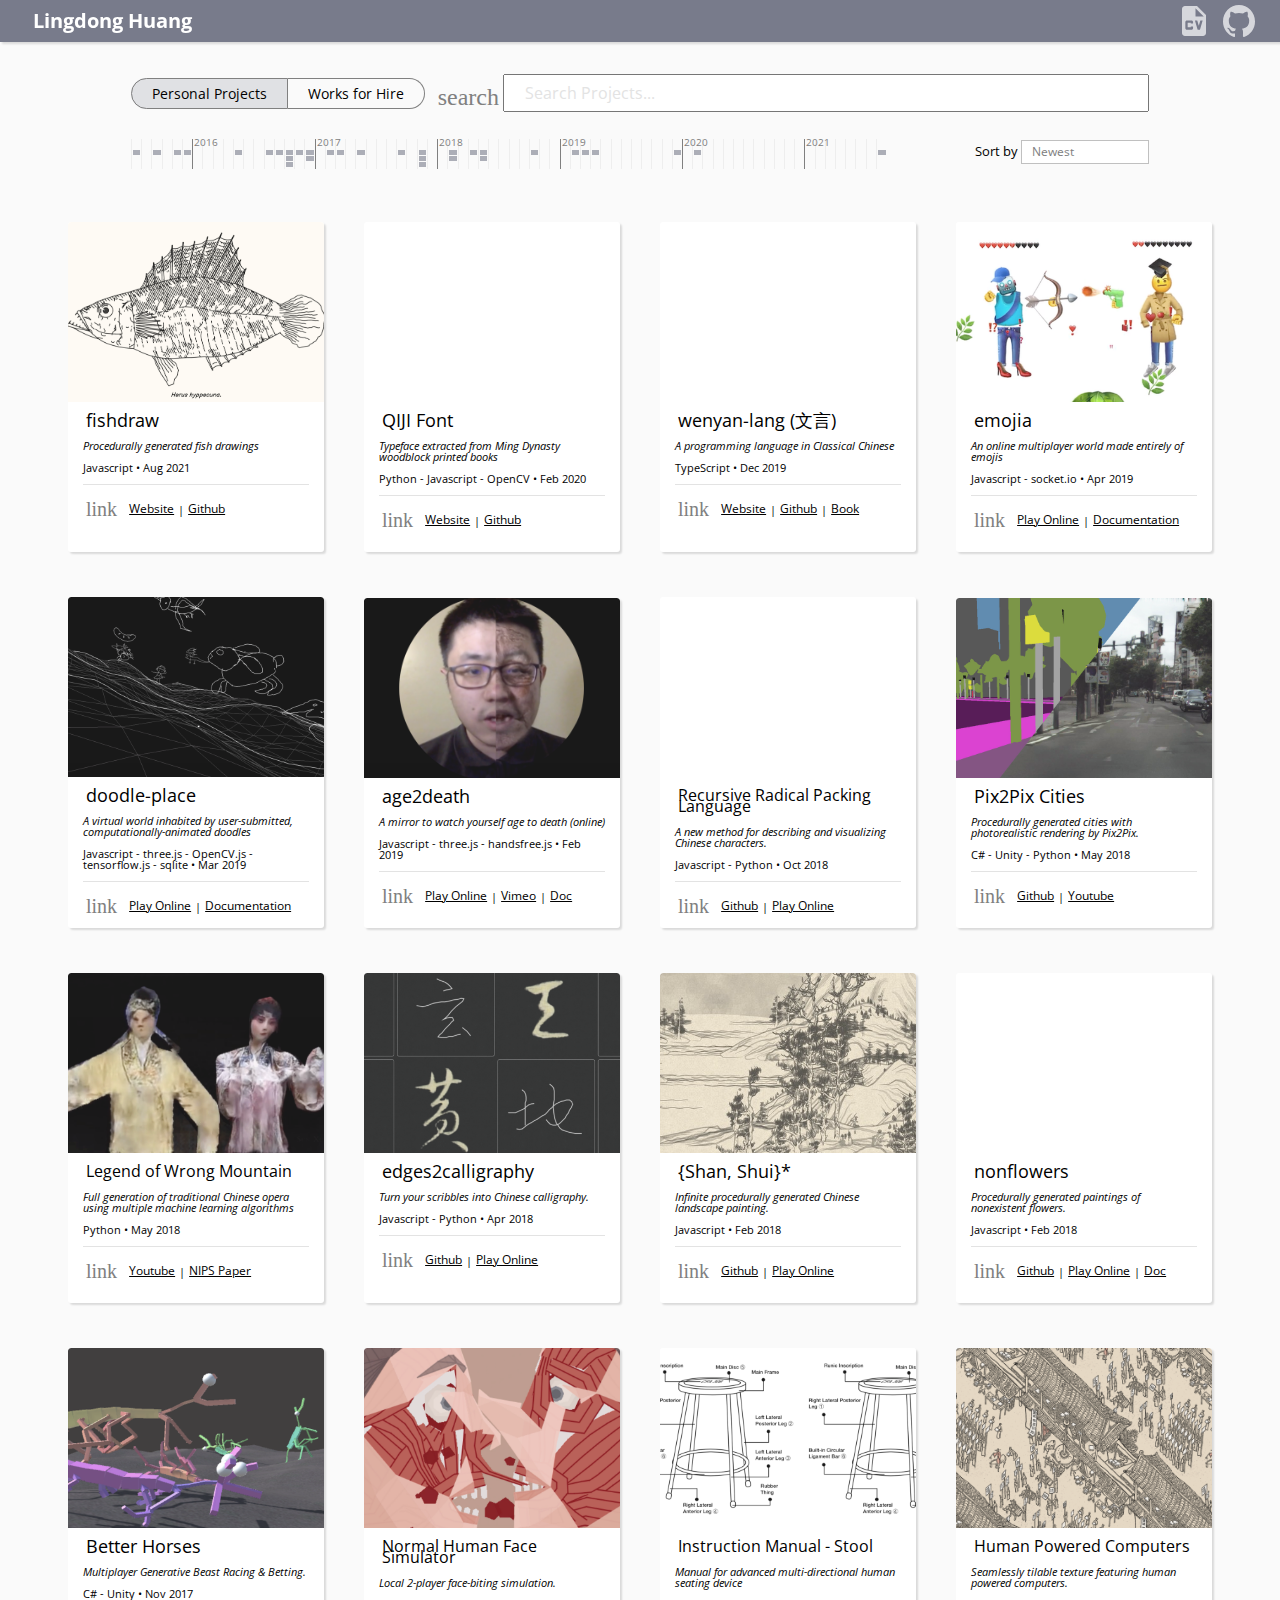
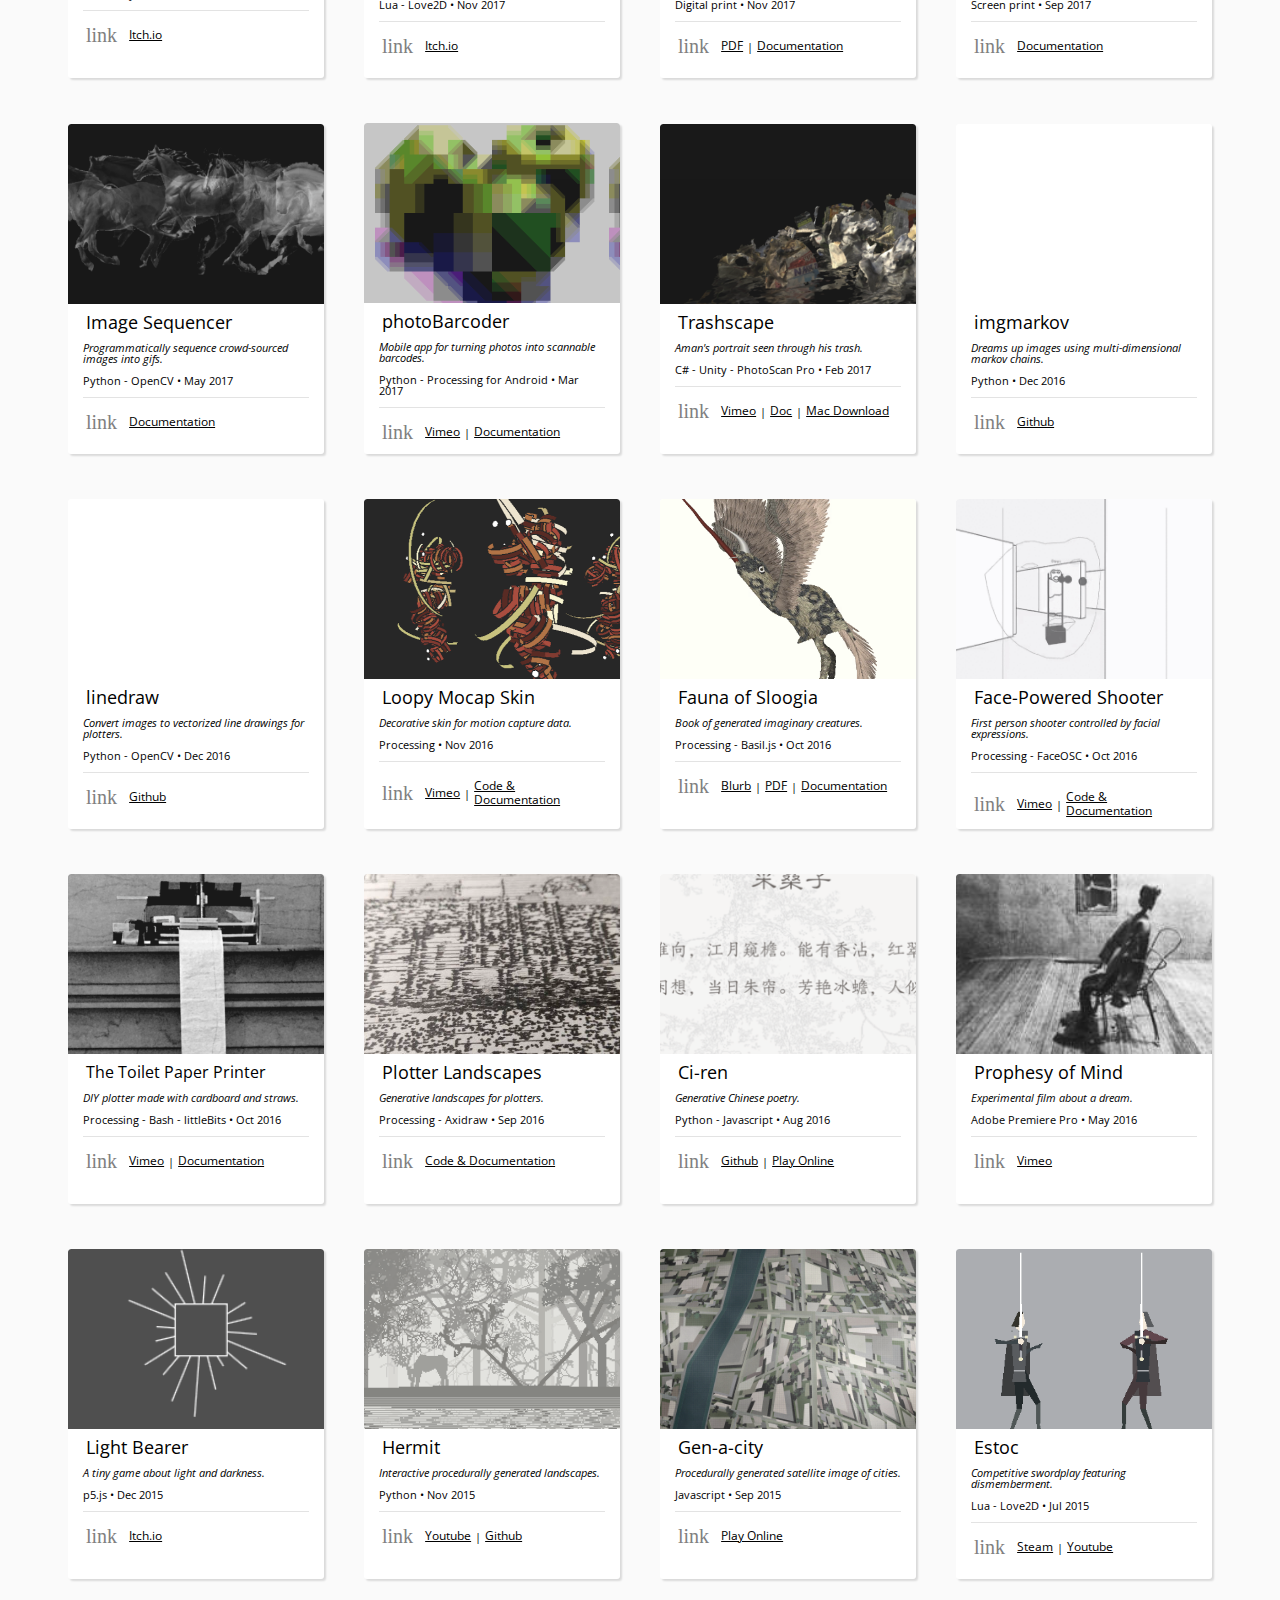
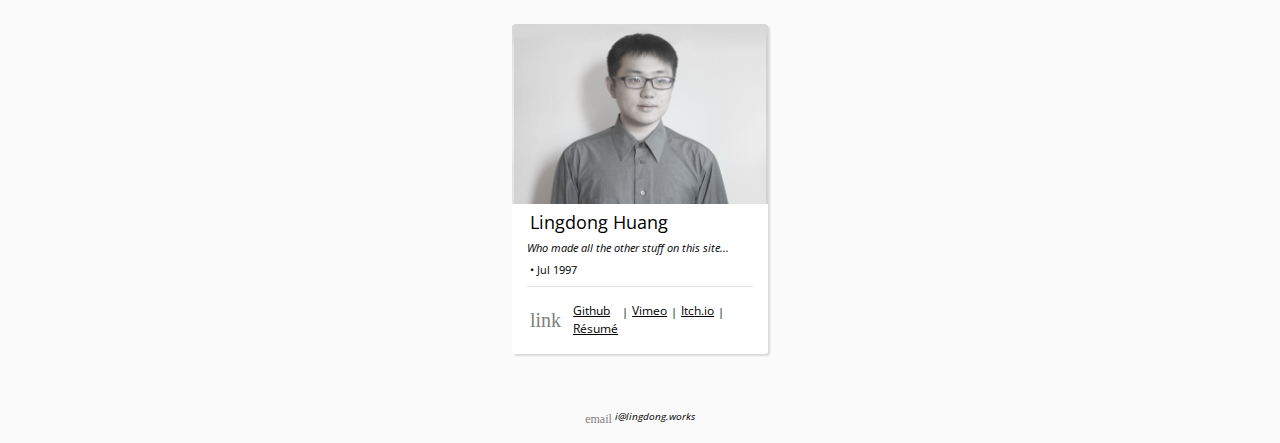
<file: index.html>
<!DOCTYPE html>
<html>
  <head>
    <meta charset="UTF-8">
    <meta name="viewport" content="width=device-width, initial-scale=1.0, maximum-scale=1, user-scalable=0">
    <title>Lingdong Huang</title>
    <script src="/main.js"></script>
    <script src="/hired_work/main.js"></script>
    <script>window.addEventListener("load",init)</script>
    <link rel="stylesheet" type="text/css" href="style.css">
    <link rel="stylesheet" type="text/css" href="hired_work/style.css">
    <link rel="icon" href="https://cdn.glitch.com/6df32ef1-b99f-4c8b-a119-58c1ef7b41bf%2Ffavicon.ico?1545295607333">
    <link href="https://fonts.googleapis.com/css?family=Open+Sans:300,300i,400,600" rel="stylesheet">
    <meta name="Description" content="Projects by Lingdong Huang and collaborators.">
    
    
    <!-- Global site tag (gtag.js) - Google Analytics -->
    <script async src="https://www.googletagmanager.com/gtag/js?id=UA-133677471-1"></script>
    <script>
      window.dataLayer = window.dataLayer || [];
      function gtag(){dataLayer.push(arguments);}
      gtag('js', new Date());

      gtag('config', 'UA-133677471-1');
    </script>
    <!-- end google analytics stuff -->
  
  </head>
  
  <body>
    <div id="nav">
      <table style="width:100%; font-size: 20px; height:40px">
        <tr>
          <td>
            <b><div id="title">Lingdong Huang</div></b>
          </td>

          <div id="ghub" style="opacity:70%;position:absolute;right:55px;top:4.5px;cursor:pointer;z-index:1000">
            <svg fill="white" version="1.1" xmlns="http://www.w3.org/2000/svg" xmlns:xlink="http://www.w3.org/1999/xlink" x="0" y="0" width="32" height="32" viewbox="0, 0, 32, 32">
                <path d="M15.999,-0 C7.163,-0 0,7.345 0,16.405 C0,23.653 4.584,29.802 10.942,31.972 C11.743,32.122 12.034,31.615 12.034,31.18 C12.034,30.792 12.021,29.759 12.013,28.391 C7.562,29.382 6.623,26.191 6.623,26.191 C5.895,24.296 4.846,23.791 4.846,23.791 C3.394,22.774 4.956,22.794 4.956,22.794 C6.562,22.91 7.407,24.485 7.407,24.485 C8.834,26.992 11.152,26.268 12.064,25.848 C12.209,24.788 12.622,24.065 13.079,23.655 C9.527,23.242 5.791,21.834 5.791,15.547 C5.791,13.757 6.415,12.292 7.438,11.145 C7.273,10.73 6.724,9.063 7.595,6.804 C7.595,6.804 8.938,6.363 11.995,8.486 C13.271,8.121 14.64,7.94 16,7.934 C17.359,7.94 18.728,8.121 20.006,8.486 C23.061,6.363 24.401,6.804 24.401,6.804 C25.275,9.063 24.726,10.73 24.561,11.145 C25.586,12.292 26.206,13.757 26.206,15.547 C26.206,21.85 22.465,23.236 18.9,23.642 C19.475,24.149 19.986,25.15 19.986,26.681 C19.986,28.873 19.967,30.643 19.967,31.18 C19.967,31.619 20.255,32.13 21.067,31.97 C27.42,29.796 32,23.651 32,16.405 C32,7.345 24.836,-0 15.999,-0"/>
            </svg>
          </div>
          <script>
            var ghub = document.getElementById("ghub");
            ghub.onmouseenter=function(){ghub.style.opacity=1.0}
            ghub.onmouseleave=function(){ghub.style.opacity=0.7}
            ghub.onclick=function(){document.location.href="https://github.com/LingDong-"}
          </script>
          
          <div id="cv" style="opacity:70%;position:absolute;right:100px;top:4.5px;cursor:pointer;z-index:1000">
            <svg version="1.1" xmlns="http://www.w3.org/2000/svg" xmlns:xlink="http://www.w3.org/1999/xlink" x="0" y="0" width="32" height="32" viewbox="0, 0, 32, 32">
              <path d="M19,1 L28,10 L28,28 C28,29.65 26.65,31 25,31 L6.985,31 C5.335,31 4,29.65 4,28 L4,4 C4,2.35 5.35,1 7,1 L19,1 z M13.526,15.411 L8.889,15.411 C8.039,15.411 7.343,16.107 7.343,16.957 L7.343,23.139 C7.343,23.989 8.039,24.685 8.889,24.685 L13.526,24.685 C14.376,24.685 15.071,23.989 15.071,23.139 L15.071,21.594 L12.753,21.594 L12.753,22.366 L9.662,22.366 L9.662,17.729 L12.753,17.729 L12.753,18.502 L15.071,18.502 L15.071,16.957 C15.071,16.107 14.376,15.411 13.526,15.411 z M19.247,15.411 L16.928,15.411 L19.633,24.685 L21.952,24.685 L24.657,15.411 L22.338,15.411 L20.793,20.712 L19.247,15.411 z M17.5,3.25 L17.5,11.5 L25.75,11.5 L17.5,3.25 z" fill="white"/>
            </svg>
          </div>
          <script>
            var bcv = document.getElementById("cv");
            bcv.onmouseenter=function(){bcv.style.opacity=1.0}
            bcv.onmouseleave=function(){bcv.style.opacity=0.7}
            bcv.onclick=function(){document.location.href="https://cdn.glitch.com/6df32ef1-b99f-4c8b-a119-58c1ef7b41bf%2Fcv_lingdong.pdf?v=1606727351954"}
          </script>
           
        </tr>
      </table>
    </div>
    <div style="padding: 60px 0px 0px 0px;"></div>
    <table align="center" style="width:80%;"><tr>
      
      <td style="font-size:14px;height:60px">
        <div>
          <span id="tab0" class="tabopt tabopt-on noselect" style="border-radius:20px 0px 0px 20px;">Personal&nbsp;Projects</span><span id="tab1" class="tabopt noselect" style="border-left:none;border-radius:0px 20px 20px 0px;">Works&nbsp;for&nbsp;Hire</span>
        </div>
        
      </td>
      
      <td id="search-icon-td" style="width:40px;text-align:right">
        <i class="material-icons" style="color:grey;width:70px;transform:translate(0px,4px);font-size:24px">search</i>
      </td>
      <td id="search-td" style="width:100%">
        <div>
          <input id="search-box"
                 class="search-inp" 
                 placeholder="Search Projects..."
                 >
          </div>
      </td>
    </tr></table>
    <div style="padding: 10px 0px 0px 0px;"></div>

    <table id="viz-n-sort" style="margin: 0px 10% 0px 10%; white-space: nowrap;"><tr>

      <td id="viz" style="width:100%; ">
      </td>
      <td style="vertical-align:top;">
      <span style="font-size:13px">Sort by </span>
      <select class="dropdown" onchange="togglesort(this)">
        <option value="Newest">Newest</option>
        <option value="Oldest">Oldest</option>
        <option value="Alphabetical">Alphabetical</option>
        <option value="Shuffle">Shuffle</option>
      </select>
      </td>
    </tr></table>

    <div id="contenttoppad" style="padding: 30px 0px 0px 0px;"></div>
    <div id="content">

    </div>
    <div id="hint"></div>
    <div style="padding: 30px 0px 0px 0px;"></div>
    <div style="font-size:10px">
      <i class="material-icons" style="color:grey;font-size:12px;transform:translate(0px,3px)">email</i> <i>i@lingdong.works</i>
    </div>
    <div style="padding: 20px 0px 0px 0px;"></div>
  </body>
</html>
</file>
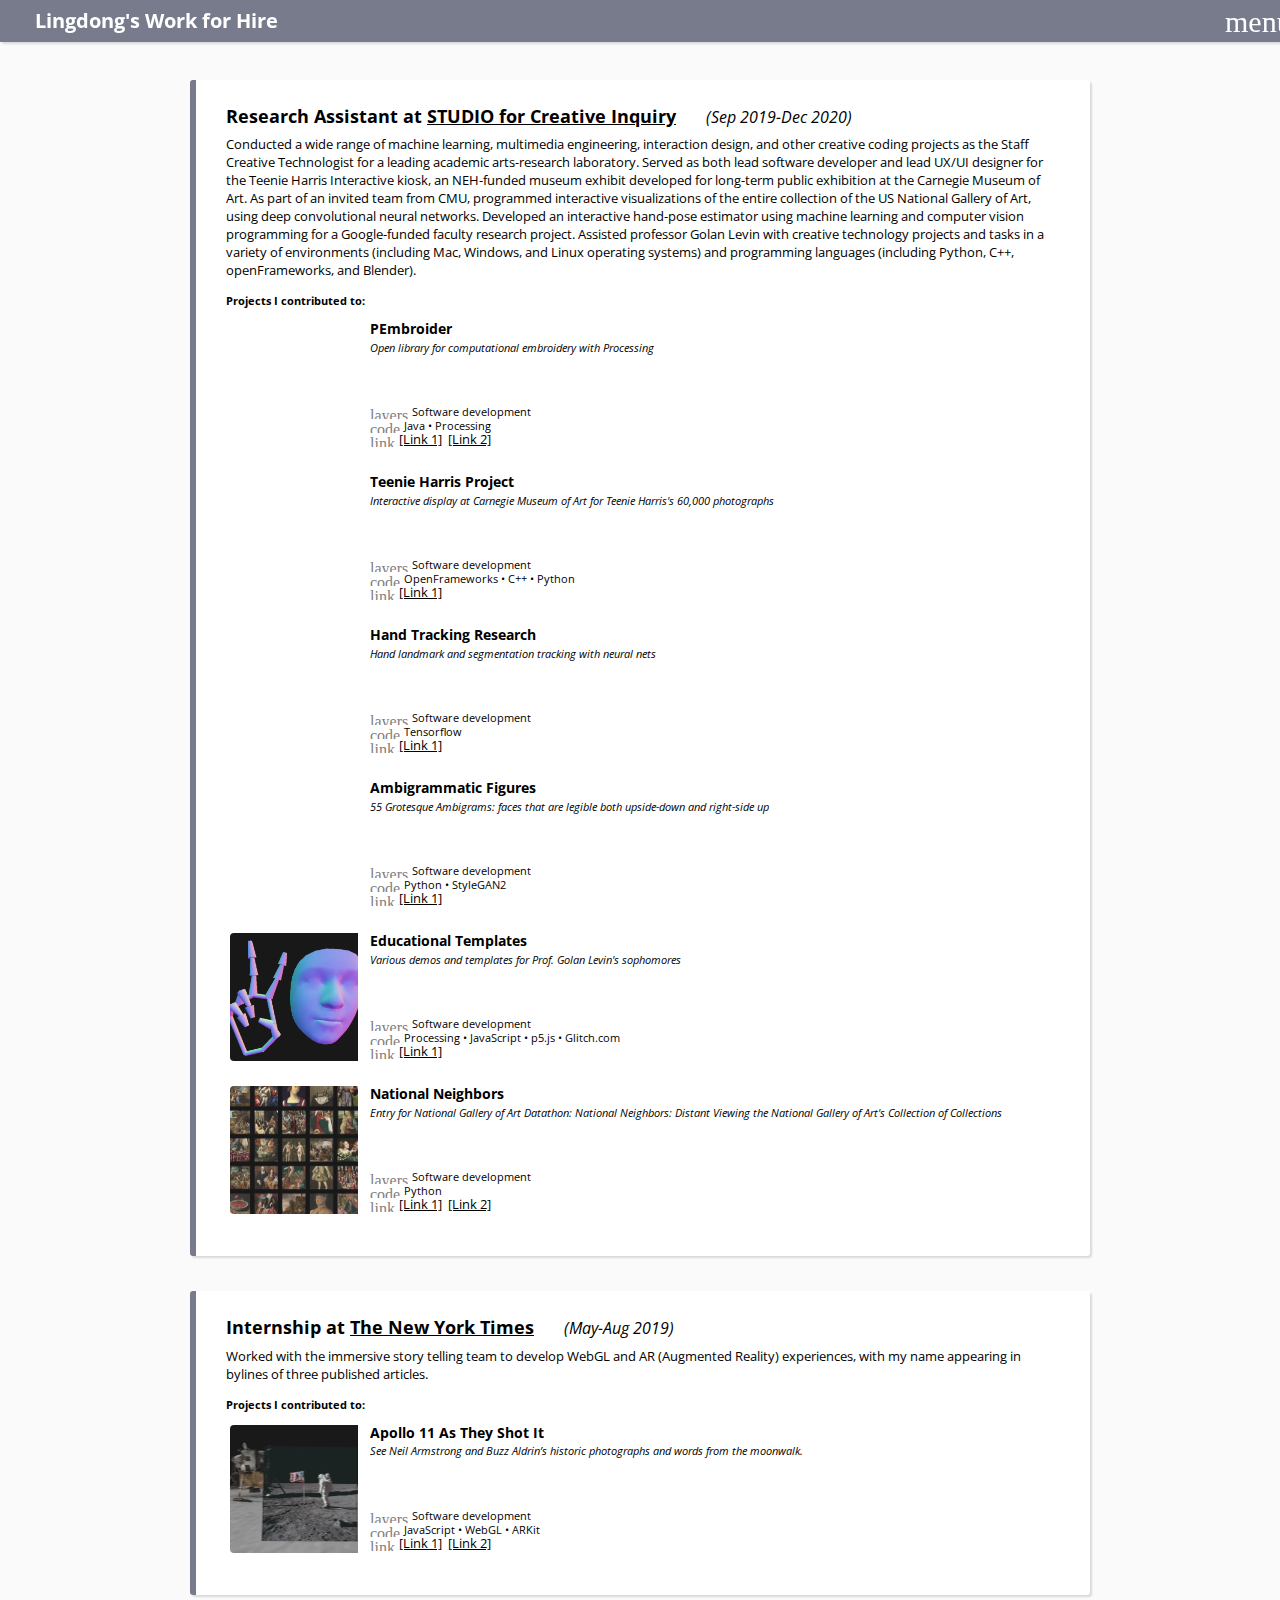
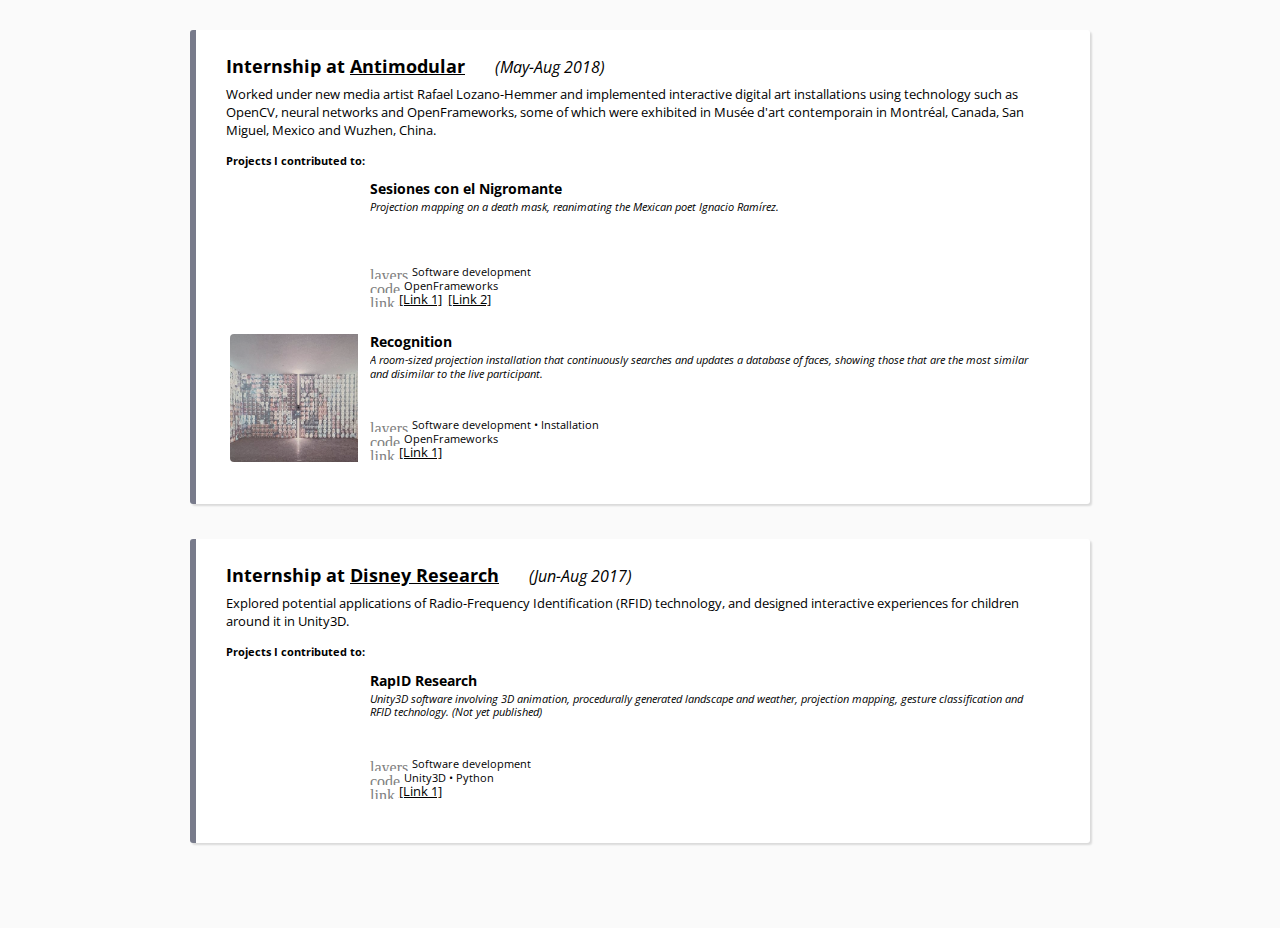
<file: hired_work/index.html>
<!DOCTYPE html>
<html>
  <head>
    <meta charset="UTF-8">
    <meta name="viewport" content="width=device-width, initial-scale=1.0, maximum-scale=1, user-scalable=0">
    <title>Lingdong Huang</title>
    <script src="/main.js"></script>
    <script src="/hired_work/main.js"></script>
    <script>
    
    function init_hired(){

        loadJSON("/hired_work/data.json",function(response) {
          DATA = JSON.parse(response);
          DATA.sort((x,y)=>(-calcdate(x.date)+calcdate(y.date)))
          CURR_DATA = DATA;
          console.log(DATA);
          updatecontent_hired(DATA);

        });


      }
      init_hired();
    </script>
    <link rel="stylesheet" type="text/css" href="/style.css">
    <link rel="stylesheet" type="text/css" href="/hired_work/style.css">
    <link rel="icon" href="https://cdn.glitch.com/6df32ef1-b99f-4c8b-a119-58c1ef7b41bf%2Ffavicon.ico?1545295607333">
    <link href="https://fonts.googleapis.com/css?family=Open+Sans:300,300i,400,600" rel="stylesheet">

  </head>
  
  <body>
    <div id="nav">
      <table style="width:100%; font-size: 20px; transform:translate(2px,2px);">
        <tr>
          <td>
            <b><div id="title">Lingdong's Work for Hire</div></b>
          </td>
          <td style="align:right; width:80px;; transform:translate(-4px,2px)">
            <i id="hamburger-btn" class="material-icons" style="font-size:30px;cursor: pointer;"
              onclick = "hamburgermenu({'Personal Work':'/',
                                        'Github':'https://github.com/LingDong-',
                                        'Résumé':'https://cdn.glitch.com/6df32ef1-b99f-4c8b-a119-58c1ef7b41bf%2Flingdonh-resume.pdf?v=1566371622525'
                                       })"
            >menu</i>
           </td>
        </tr>
      </table>
    </div>
    
    <div style="padding: 50px 0px 0px 0px;"></div>
    <div id="content">

    </div>
    <div style="padding: 80px 0px 0px 0px;"></div>

  </body>
</html>
</file>
<file: style.css>
@font-face {
  font-family: 'Material Icons';
  font-style: normal;
  font-weight: 400;
  src: url(https://cdn.glitch.com/6df32ef1-b99f-4c8b-a119-58c1ef7b41bf%2FMaterialIcons-Regular.ttf?1543712719360) format('truetype');
}

.material-icons {
  font-family: 'Material Icons';
  font-weight: normal;
  font-style: normal;
  font-size: 24px;  /* Preferred icon size */
  display: inline-block;
  line-height: 1;
  text-transform: none;
  letter-spacing: normal;
  word-wrap: normal;
  white-space: nowrap;
  direction: ltr;
  /* Support for all WebKit browsers. */
  -webkit-font-smoothing: antialiased;
  /* Support for Safari and Chrome. */
  text-rendering: optimizeLegibility;
  /* Support for Firefox. */
  -moz-osx-font-smoothing: grayscale;
  /* Support for IE. */
  font-feature-settings: 'liga';
    -webkit-touch-callout: none; /* iOS Safari */
    -webkit-user-select: none; /* Safari */
     -khtml-user-select: none; /* Konqueror HTML */
       -moz-user-select: none; /* Firefox */
        -ms-user-select: none; /* Internet Explorer/Edge */
            user-select: none; /* Non-prefixed version, currently
                                  supported by Chrome and Opera */
  
}
.noselect{
      -webkit-user-select: none; /* Safari */
     -khtml-user-select: none; /* Konqueror HTML */
       -moz-user-select: none; /* Firefox */
        -ms-user-select: none; /* Internet Explorer/Edge */
            user-select: none; /* Non-prefixed version, currently
                                  supported by Chrome and Opera */
}
.material-icons.button{
  padding: 0px 5px 0px 5px;
  color: #0000004d;
}
.material-icons.button:hover{
  color: #000000ad;
  cursor: pointer;
}

.emerge {
  position: relative;
  -webkit-animation-name: emerge;
  -webkit-animation-duration: 0.8s;
  animation-name: emerge;
  animation-duration: 0.8s
}

@-webkit-keyframes emerge {
  from { bottom:0px; opacity:0 } 
  to { bottom:0px; opacity:1 }
}

@keyframes emerge {
  from{ bottom:0px; opacity:0 } 
  to{ bottom:0; opacity:1 }
}

body{
  background-color:#fafafa;
/*   background-image:url(images/paper1.png); */
  background-size:50%;
  text-align: center;
  margin : 0px  0px 0px 0px;
  background-attachment: fixed;
  font-family: 'Open Sans', sans-serif;
}
#content{
  margin: 0px 0px 0px 0px;
  padding: 0px 0px 0px 0px;
/*   background-color:#fafafa; */
  text-align: center;
  font-family: 'Open Sans', sans-serif;
}
#nav{
  background-color: #787b8b;
  color: white;
  font-family: 'Open Sans', sans-serif;
  box-shadow: 2px 2px 2px #11111122;
  width:100%;
  padding: 0px 0px 0px 30px;
  position: fixed;
  z-index: 1000;
  text-align: left;
  height:42px;
}

#hint{
  display: none;
  position: absolute;
  background-color: #000000b3;
  color: white;
  z-index: 2000;
  padding: 0px 5px 0px 5px;
  font-size: 12px;
  border-radius: 2px;
}

.tag{
  display: inline-block;
  background-color: #00000042;
  color: white;
  font-family: 'Open Sans', sans-serif;
  border-radius: 10px;
  padding: 0px 10px 0px 10px;
  margin: 0px 2px 0px 2px;
}

.search-inp {
  width: calc(100% - 44px);
  height: 10px;
  padding: 12px 20px;
  margin: 8px 0;
  font-size: 16px;
  font-family: 'Open Sans', sans-serif;
    
}
.dropdown{
  -webkit-appearance: none;
  border: 0.5px solid silver;
  width: 128px;
  height: 24px;
  font-size: 12px;
  padding: 0px 0px 0px 10px;
  font-family: 'Open Sans', sans-serif;
  color: grey;
  background-color: #ffffff;
}


::placeholder {
    color: #e3e3e3;
}

h1 {
  font-size: 14px;
}
h2 {
  font-size: 11px;
  font-style: italic
}

a:link {
    color: black;
}
a:visited {
    color: black;
}
a:hover {
    color: red;
}
a:active {
    color: black;
}
.imbg{
  filter: grayscale(20%);
}
.imbg:hover{
  filter: grayscale(0%);
}

.hrz {
  border-top: 1px solid #0000001c
}
.cell-w{
  display:inline-block;
  padding: 20px;
  overflow: hidden;
}

.cell{
  display:table;
  width:256px;
  height:330px !important;
  max-height:330px !important;
  background-color: #ffffff;
  box-shadow: 2px 2px 2px #11111122;
  font-family: 'Open Sans', sans-serif;
  border-radius: 3px;
  line-height: 100%;
  font-size: 11px;
  text-align: left;
  overflow: hidden;
}

#hamburger-menu{
  box-shadow: 2px 2px 3px #11111122;
  background: white;
  transition: all .10s ease-in-out;
/*   -webkit-animation-name: emerge; */
/*   animation-name: emerge; */
/*   -webkit-animation-duration: 0.1s; */
/*   animation-duration: 0.1s */
}
#hamburger-btn{
  transition: all .2s ease-in-out;
}
#hamburger-btn:hover{
  text-shadow: 0px 0px 3px rgba(0,0,0,0.5);
}
.rotated{
  transform:rotate(180deg);
}
.hamburger-item{
  text-align:left;
  background:white;
  cursor:pointer;
/*   border-bottom: 1px solid rgba(0,0,0,0.1); */
  padding: 4px 16px 4px 16px;
  transition: all .1s ease-in;
}
.hamburger-item:last-child{
  padding-bottom:6px;
}
.hamburger-item:first-child{
  padding-top:6px;
}
.hamburger-item:hover{
  background:whitesmoke;
}

.tabopt{
  border:1px solid gray;
  padding:5px 20px 5px 20px;
  margin:0px;
  cursor:pointer;
}
.tabopt:hover{
  background:rgba(120,124,140,0.1);
}
.tabopt-on{
  background:rgba(120,124,140,0.2);
}
.tabopt-on:hover{
  background:rgba(120,124,140,0.3);
}
div::-webkit-scrollbar{
  display:none;
}




/* td{
  outline:1px solid red;
} */
</file>
<file: hired_work/style.css>
.cell-w-hired{
  display:block;
  padding: 40px;
  padding-top:30px;
  padding-bottom:5px;
  overflow: hidden;
}

.cell-hired{
  display:block;
  width:100%;
  max-width:900px;
  min-width:300px;
  height:auto !important;
  max-height:10000px !important;
  background-color: #ffffff;
  box-shadow: 2px 2px 2px #11111122;
  font-family: 'Open Sans', sans-serif;
  border-radius: 3px;
  line-height: 120%;
  font-size: 11px;
  text-align: left;
  overflow: hidden;
  margin:auto;
/*   border: 1px solid whitesmoke; */
}

/* tbody{
  margin:0px;
  padding:0px;
}

table{
  border-collapse:collapse;
  table-layout:fixed;
}
 */
</file>
